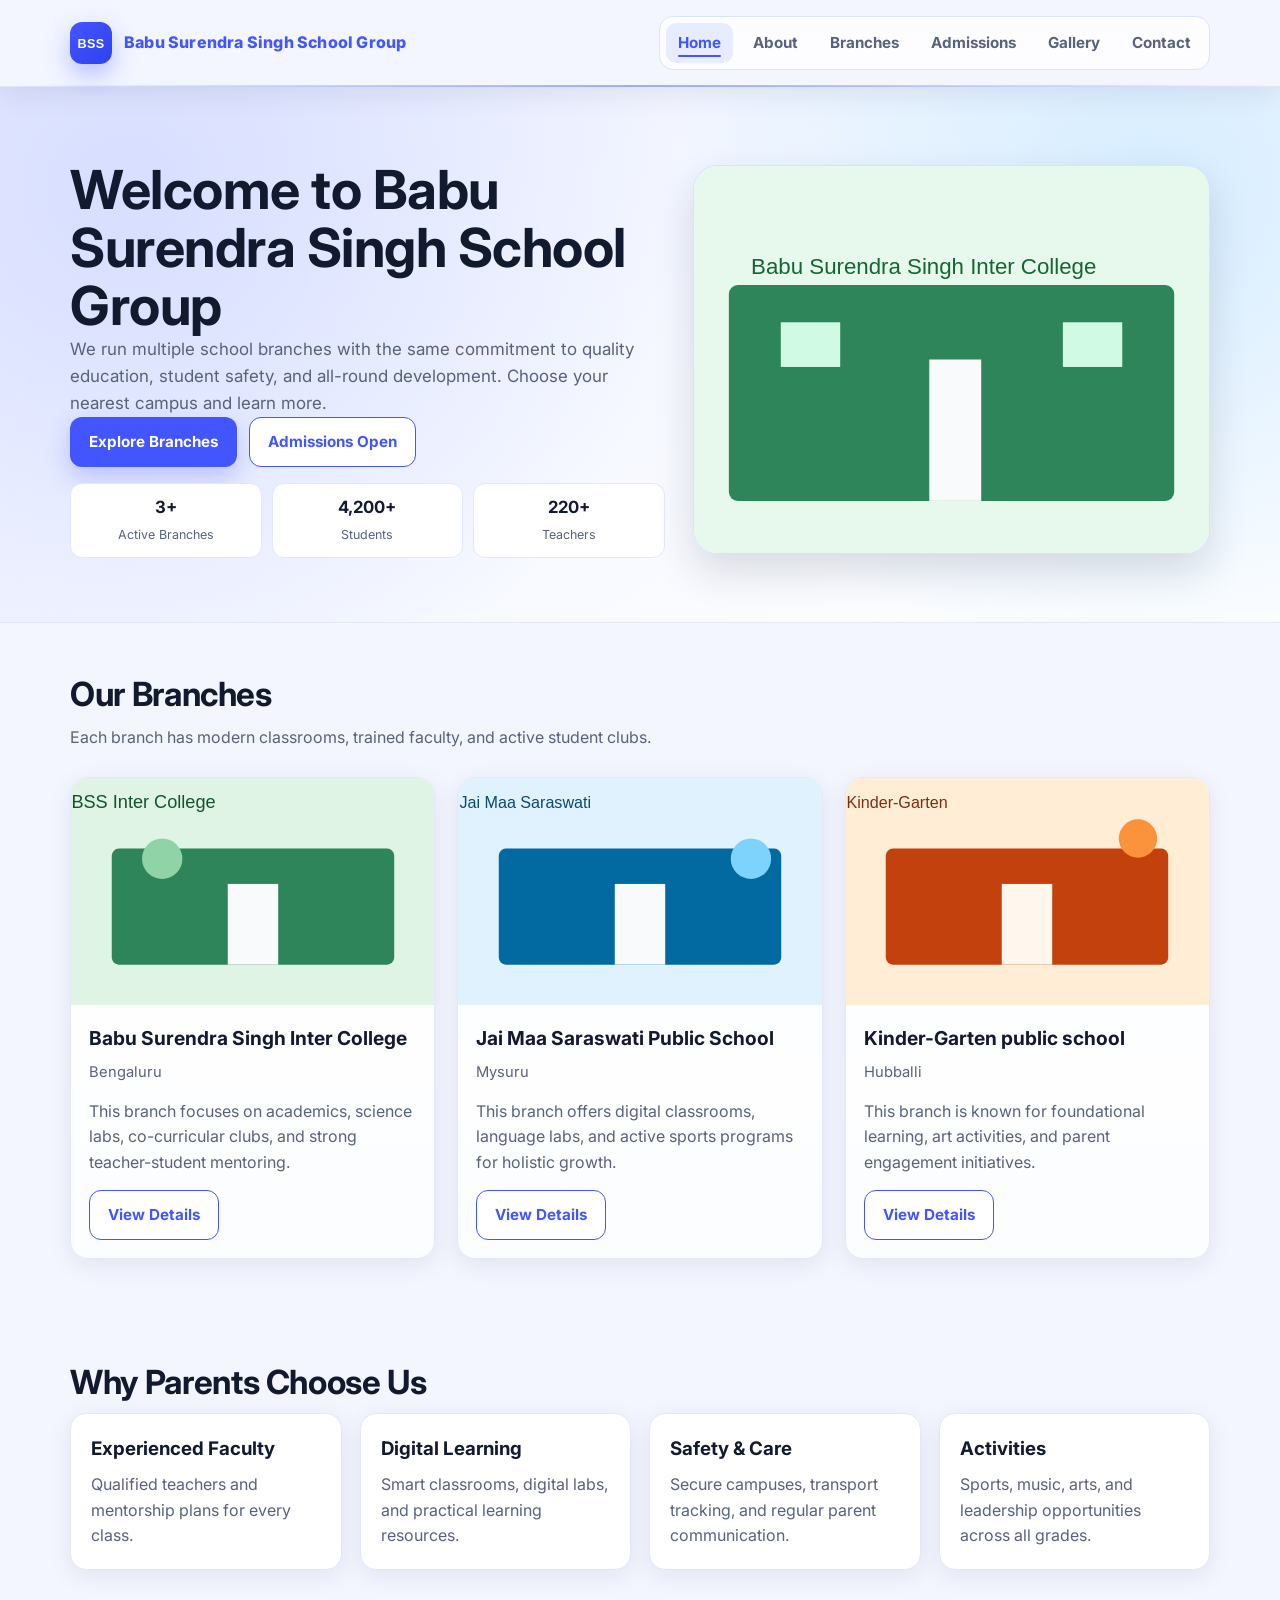
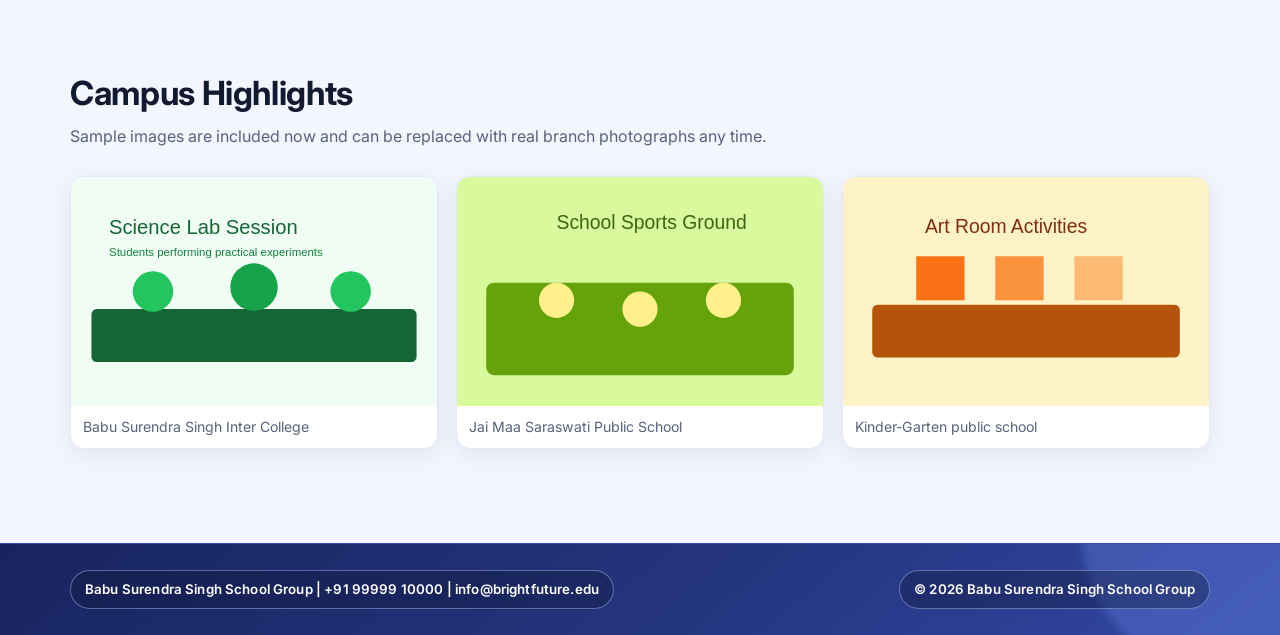
<file: index.html>
<!doctype html>
<html lang="en">
  <head>
    <meta charset="UTF-8">
    <meta name="viewport" content="width=device-width, initial-scale=1.0">
    <title>Babu Surendra Singh School Group</title>
    <meta name="description" content="Babu Surendra Singh School Group with multiple branches across cities. Explore branch details, admissions, and gallery.">
    <meta property="og:title" content="Babu Surendra Singh School Group">
    <meta property="og:description" content="Explore all branches, admissions process, and school facilities.">
    <meta property="og:image" content="assets/images/common/og-cover.svg">
    <link rel="icon" href="assets/images/common/logo.svg" type="image/svg+xml">
    <link rel="preconnect" href="https://fonts.googleapis.com">
    <link rel="preconnect" href="https://fonts.gstatic.com" crossorigin>
    <link href="https://fonts.googleapis.com/css2?family=Inter:wght@400;600;700;800&display=swap" rel="stylesheet">
    <link rel="stylesheet" href="assets/css/style.css">
    <script defer src="assets/js/main.js"></script>
  </head>
  <body>
    <header class="site-header">
      <div class="container header-inner">
        <a class="brand" href="index.html">
          <img src="assets/images/common/logo.svg" alt="Babu Surendra Singh logo">
          <span>Babu Surendra Singh School Group</span>
        </a>
        <nav class="nav-links">
          <a href="index.html">Home</a>
          <a href="about.html">About</a>
          <a href="branches.html">Branches</a>
          <a href="admissions.html">Admissions</a>
          <a href="gallery.html">Gallery</a>
          <a href="contact.html">Contact</a>
        </nav>
      </div>
    </header>

    <section class="hero">
      <div class="container hero-inner">
        <div class="reveal">
          <h1>Welcome to Babu Surendra Singh School Group</h1>
          <p>
            We run multiple school branches with the same commitment to quality education, student safety, and
            all-round development. Choose your nearest campus and learn more.
          </p>
          <div class="hero-actions">
            <a class="btn btn-primary" href="branches.html">Explore Branches</a>
            <a class="btn btn-outline" href="admissions.html">Admissions Open</a>
          </div>
          <div class="hero-stats">
            <div class="hero-stat">
              <strong>3+</strong>
              <span>Active Branches</span>
            </div>
            <div class="hero-stat">
              <strong>4,200+</strong>
              <span>Students</span>
            </div>
            <div class="hero-stat">
              <strong>220+</strong>
              <span>Teachers</span>
            </div>
          </div>
        </div>
        <div class="hero-media reveal">
          <img src="assets/images/branches/green-valley/campus-front.svg" alt="Sample modern school campus" loading="lazy">
        </div>
      </div>
    </section>

    <main>
      <section class="reveal">
        <div class="container">
          <h2 class="section-title">Our Branches</h2>
          <p class="section-subtitle">Each branch has modern classrooms, trained faculty, and active student clubs.</p>
          <p class="hidden" data-error-target></p>
          <div id="homeBranchCards" class="card-grid"></div>
        </div>
      </section>

      <section class="reveal">
        <div class="container">
          <h2 class="section-title">Why Parents Choose Us</h2>
          <div class="feature-grid">
            <article class="feature">
              <h3>Experienced Faculty</h3>
              <p>Qualified teachers and mentorship plans for every class.</p>
            </article>
            <article class="feature">
              <h3>Digital Learning</h3>
              <p>Smart classrooms, digital labs, and practical learning resources.</p>
            </article>
            <article class="feature">
              <h3>Safety & Care</h3>
              <p>Secure campuses, transport tracking, and regular parent communication.</p>
            </article>
            <article class="feature">
              <h3>Activities</h3>
              <p>Sports, music, arts, and leadership opportunities across all grades.</p>
            </article>
          </div>
        </div>
      </section>

      <section class="reveal">
        <div class="container">
          <h2 class="section-title">Campus Highlights</h2>
          <p class="section-subtitle">Sample images are included now and can be replaced with real branch photographs any time.</p>
          <div class="gallery">
            <figure class="reveal">
              <img src="assets/images/branches/green-valley/science-lab.svg" alt="Sample Babu Surendra Singh Inter College science lab" loading="lazy">
              <figcaption>Babu Surendra Singh Inter College</figcaption>
            </figure>
            <figure class="reveal">
              <img src="assets/images/branches/riverdale/playground.svg" alt="Sample Jai Maa Saraswati Public School playground" loading="lazy">
              <figcaption>Jai Maa Saraswati Public School</figcaption>
            </figure>
            <figure class="reveal">
              <img src="assets/images/branches/sunrise/art-room.svg" alt="Sample Kinder-Garten public school art room" loading="lazy">
              <figcaption>Kinder-Garten public school</figcaption>
            </figure>
          </div>
        </div>
      </section>
    </main>

    <footer class="site-footer">
      <div class="container footer-inner">
        <small id="footerSchoolText">Babu Surendra Singh School Group</small>
        <small>&copy; 2026 Babu Surendra Singh School Group</small>
      </div>
    </footer>
  </body>
</html>
</file>
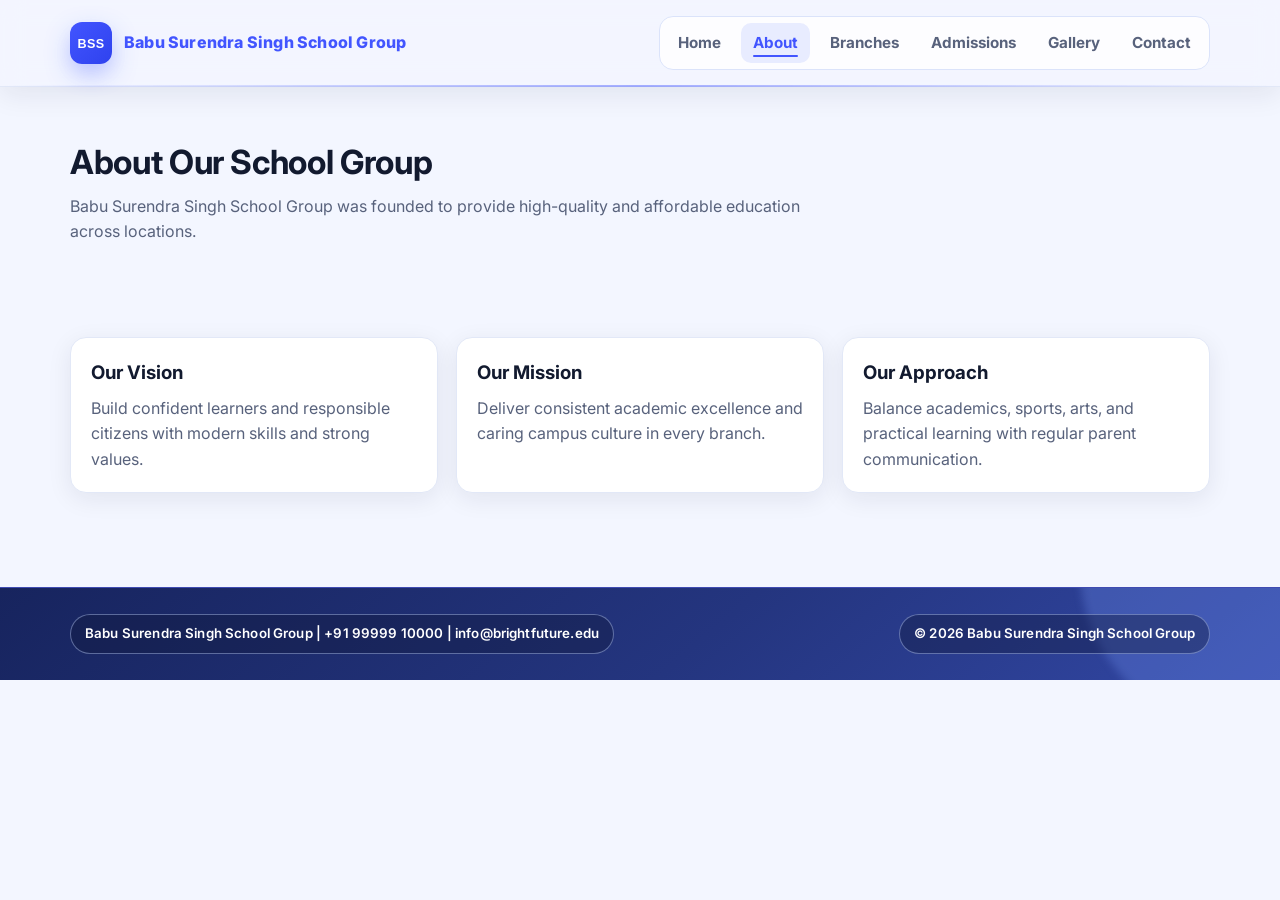
<file: about.html>
<!doctype html>
<html lang="en">
  <head>
    <meta charset="UTF-8">
    <meta name="viewport" content="width=device-width, initial-scale=1.0">
    <title>About | Babu Surendra Singh School Group</title>
    <meta name="description" content="Know the mission and vision of Babu Surendra Singh School Group.">
    <link rel="icon" href="assets/images/common/logo.svg" type="image/svg+xml">
    <link rel="stylesheet" href="assets/css/style.css">
    <script defer src="assets/js/main.js"></script>
  </head>
  <body>
    <header class="site-header">
      <div class="container header-inner">
        <a class="brand" href="index.html">
          <img src="assets/images/common/logo.svg" alt="Babu Surendra Singh logo">
          <span>Babu Surendra Singh School Group</span>
        </a>
        <nav class="nav-links">
          <a href="index.html">Home</a>
          <a href="about.html">About</a>
          <a href="branches.html">Branches</a>
          <a href="admissions.html">Admissions</a>
          <a href="gallery.html">Gallery</a>
          <a href="contact.html">Contact</a>
        </nav>
      </div>
    </header>

    <main>
      <section class="page-banner">
        <div class="container">
          <h1 class="section-title">About Our School Group</h1>
          <p class="section-subtitle">
            Babu Surendra Singh School Group was founded to provide high-quality and affordable education across locations.
          </p>
        </div>
      </section>

      <section>
        <div class="container feature-grid">
          <article class="feature">
            <h3>Our Vision</h3>
            <p>Build confident learners and responsible citizens with modern skills and strong values.</p>
          </article>
          <article class="feature">
            <h3>Our Mission</h3>
            <p>Deliver consistent academic excellence and caring campus culture in every branch.</p>
          </article>
          <article class="feature">
            <h3>Our Approach</h3>
            <p>Balance academics, sports, arts, and practical learning with regular parent communication.</p>
          </article>
        </div>
      </section>
    </main>

    <footer class="site-footer">
      <div class="container footer-inner">
        <small id="footerSchoolText">Babu Surendra Singh School Group</small>
        <small>&copy; 2026 Babu Surendra Singh School Group</small>
      </div>
    </footer>
  </body>
</html>
</file>
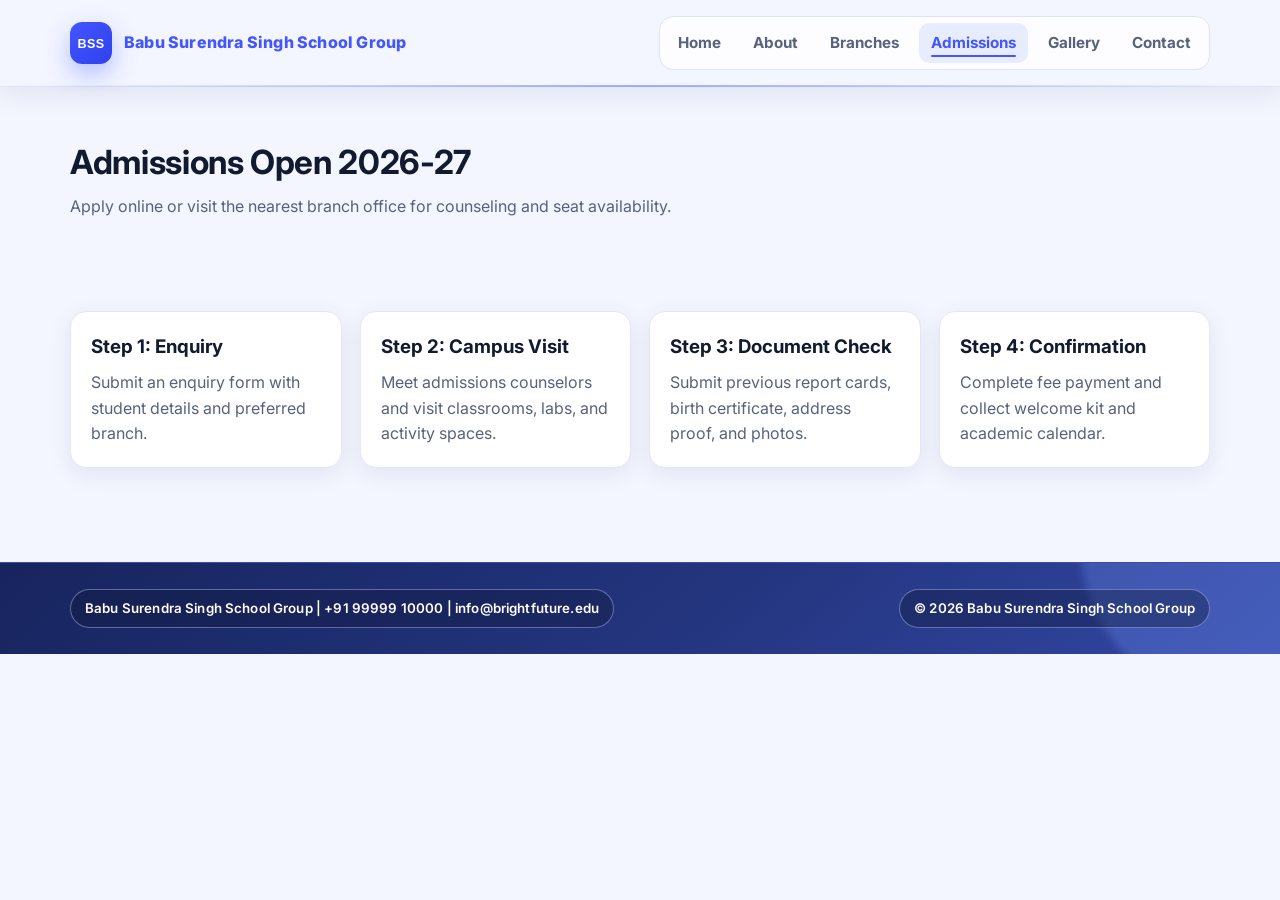
<file: admissions.html>
<!doctype html>
<html lang="en">
  <head>
    <meta charset="UTF-8">
    <meta name="viewport" content="width=device-width, initial-scale=1.0">
    <title>Admissions | Babu Surendra Singh School Group</title>
    <meta name="description" content="Admission process and required documents for Babu Surendra Singh School Group branches.">
    <link rel="icon" href="assets/images/common/logo.svg" type="image/svg+xml">
    <link rel="stylesheet" href="assets/css/style.css">
    <script defer src="assets/js/main.js"></script>
  </head>
  <body>
    <header class="site-header">
      <div class="container header-inner">
        <a class="brand" href="index.html">
          <img src="assets/images/common/logo.svg" alt="Babu Surendra Singh logo">
          <span>Babu Surendra Singh School Group</span>
        </a>
        <nav class="nav-links">
          <a href="index.html">Home</a>
          <a href="about.html">About</a>
          <a href="branches.html">Branches</a>
          <a href="admissions.html">Admissions</a>
          <a href="gallery.html">Gallery</a>
          <a href="contact.html">Contact</a>
        </nav>
      </div>
    </header>

    <main>
      <section class="page-banner">
        <div class="container">
          <h1 class="section-title">Admissions Open 2026-27</h1>
          <p class="section-subtitle">Apply online or visit the nearest branch office for counseling and seat availability.</p>
        </div>
      </section>

      <section>
        <div class="container feature-grid">
          <article class="feature">
            <h3>Step 1: Enquiry</h3>
            <p>Submit an enquiry form with student details and preferred branch.</p>
          </article>
          <article class="feature">
            <h3>Step 2: Campus Visit</h3>
            <p>Meet admissions counselors and visit classrooms, labs, and activity spaces.</p>
          </article>
          <article class="feature">
            <h3>Step 3: Document Check</h3>
            <p>Submit previous report cards, birth certificate, address proof, and photos.</p>
          </article>
          <article class="feature">
            <h3>Step 4: Confirmation</h3>
            <p>Complete fee payment and collect welcome kit and academic calendar.</p>
          </article>
        </div>
      </section>
    </main>

    <footer class="site-footer">
      <div class="container footer-inner">
        <small id="footerSchoolText">Babu Surendra Singh School Group</small>
        <small>&copy; 2026 Babu Surendra Singh School Group</small>
      </div>
    </footer>
  </body>
</html>
</file>
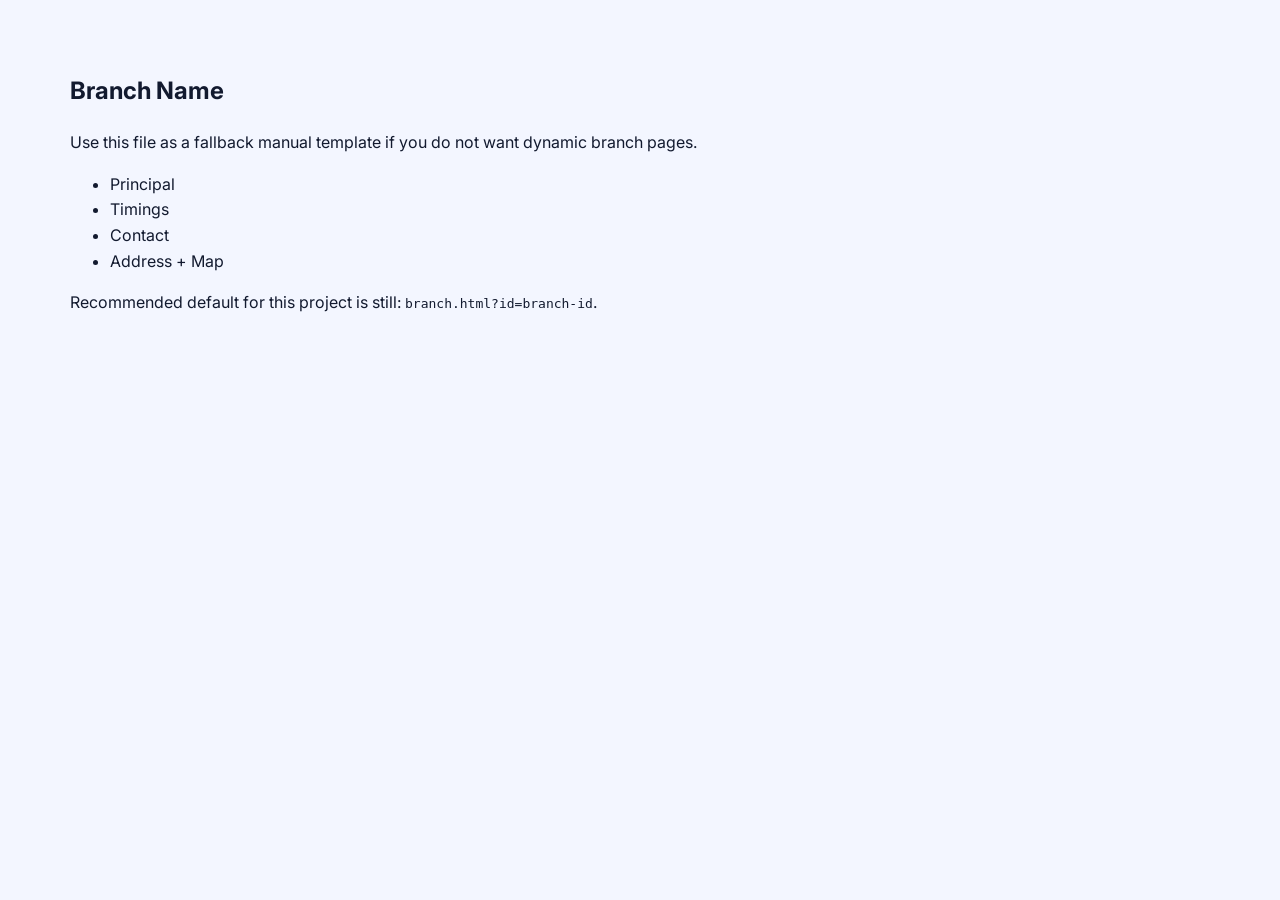
<file: branch-template.html>
<!doctype html>
<html lang="en">
  <head>
    <meta charset="UTF-8">
    <meta name="viewport" content="width=device-width, initial-scale=1.0">
    <title>Branch Template | Babu Surendra Singh School Group</title>
    <link rel="stylesheet" href="assets/css/style.css">
  </head>
  <body>
    <main>
      <section>
        <div class="container">
          <h1>Branch Name</h1>
          <p>Use this file as a fallback manual template if you do not want dynamic branch pages.</p>
          <ul>
            <li>Principal</li>
            <li>Timings</li>
            <li>Contact</li>
            <li>Address + Map</li>
          </ul>
          <p>Recommended default for this project is still: <code>branch.html?id=branch-id</code>.</p>
        </div>
      </section>
    </main>
  </body>
</html>
</file>
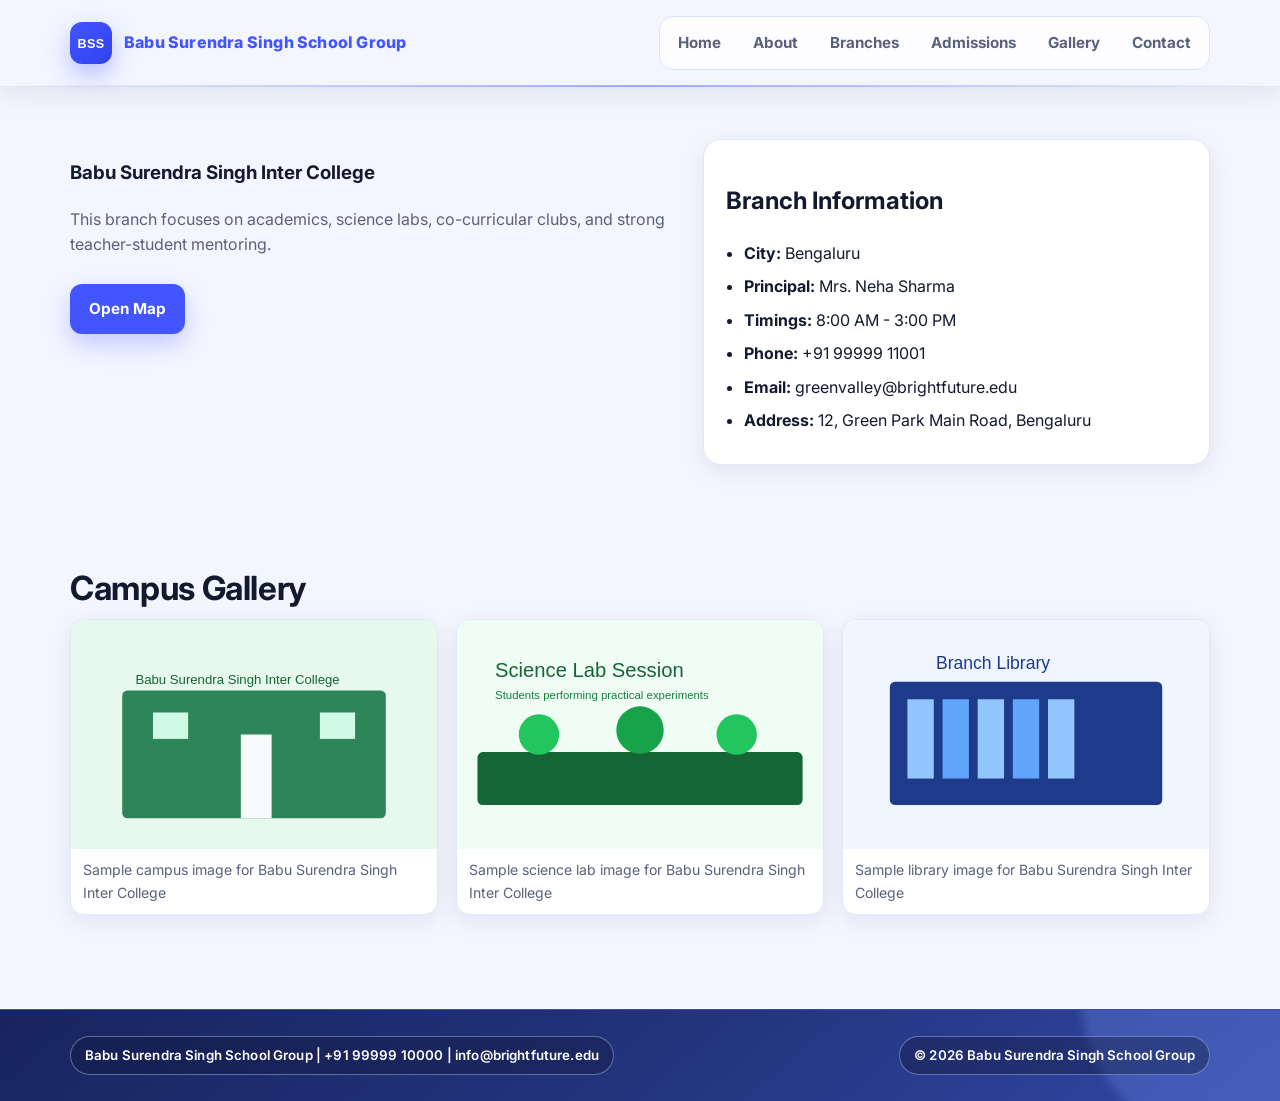
<file: branch.html>
<!doctype html>
<html lang="en">
  <head>
    <meta charset="UTF-8">
    <meta name="viewport" content="width=device-width, initial-scale=1.0">
    <title>Branch | Babu Surendra Singh School Group</title>
    <meta name="description" content="Detailed branch information for Babu Surendra Singh School Group.">
    <link rel="icon" href="assets/images/common/logo.svg" type="image/svg+xml">
    <link rel="stylesheet" href="assets/css/style.css">
    <script defer src="assets/js/main.js"></script>
  </head>
  <body>
    <header class="site-header">
      <div class="container header-inner">
        <a class="brand" href="index.html">
          <img src="assets/images/common/logo.svg" alt="Babu Surendra Singh logo">
          <span>Babu Surendra Singh School Group</span>
        </a>
        <nav class="nav-links">
          <a href="index.html">Home</a>
          <a href="about.html">About</a>
          <a href="branches.html">Branches</a>
          <a href="admissions.html">Admissions</a>
          <a href="gallery.html">Gallery</a>
          <a href="contact.html">Contact</a>
        </nav>
      </div>
    </header>

    <main id="branchPageContent">
      <section>
        <div class="container">
          <h1 class="section-title">Loading branch details...</h1>
          <p class="section-subtitle">Please wait while we fetch information.</p>
          <p class="hidden" data-error-target></p>
        </div>
      </section>
    </main>

    <footer class="site-footer">
      <div class="container footer-inner">
        <small id="footerSchoolText">Babu Surendra Singh School Group</small>
        <small>&copy; 2026 Babu Surendra Singh School Group</small>
      </div>
    </footer>
  </body>
</html>
</file>
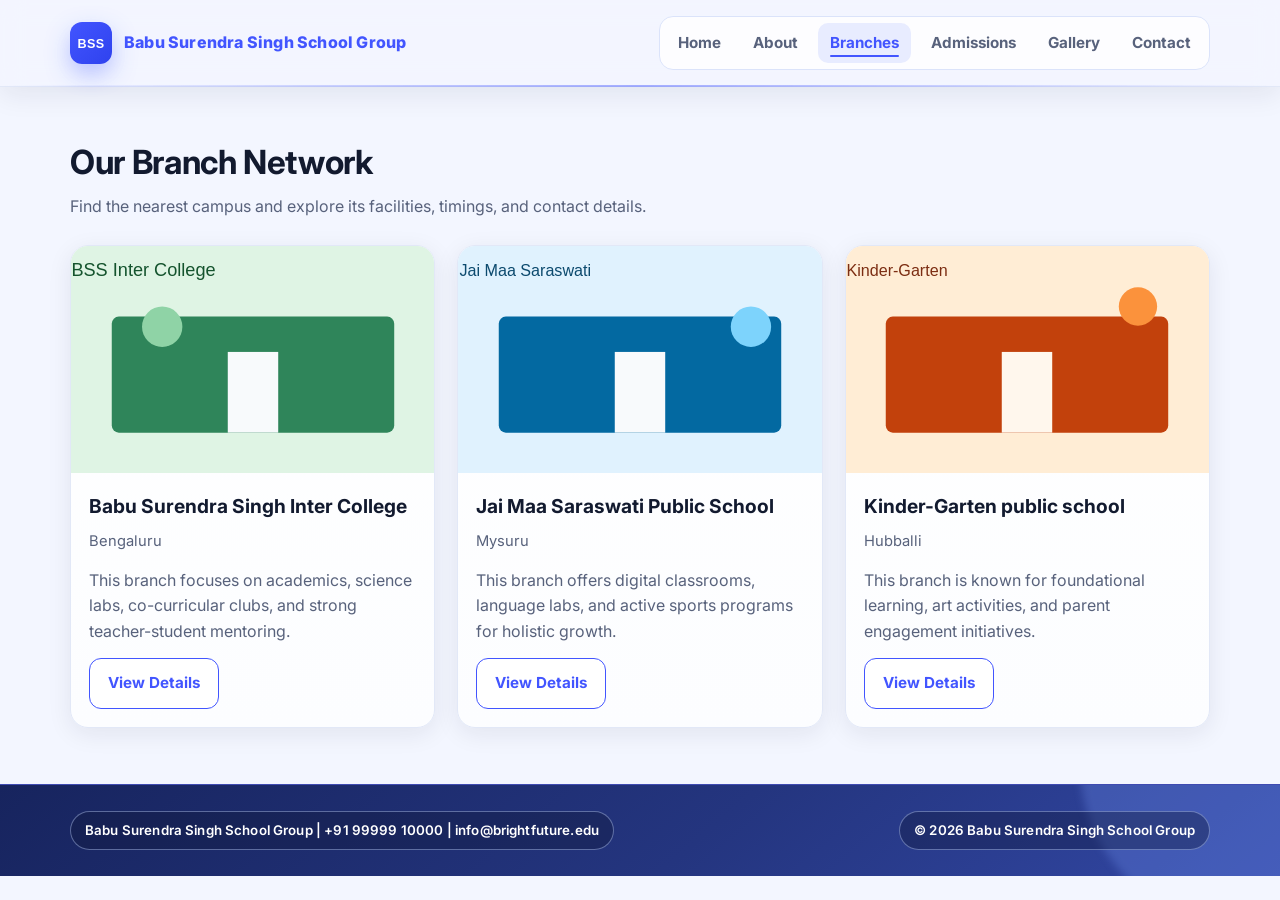
<file: branches.html>
<!doctype html>
<html lang="en">
  <head>
    <meta charset="UTF-8">
    <meta name="viewport" content="width=device-width, initial-scale=1.0">
    <title>Branches | Babu Surendra Singh School Group</title>
    <meta name="description" content="View all Babu Surendra Singh School Group branches with location and campus details.">
    <link rel="icon" href="assets/images/common/logo.svg" type="image/svg+xml">
    <link rel="stylesheet" href="assets/css/style.css">
    <script defer src="assets/js/main.js"></script>
  </head>
  <body>
    <header class="site-header">
      <div class="container header-inner">
        <a class="brand" href="index.html">
          <img src="assets/images/common/logo.svg" alt="Babu Surendra Singh logo">
          <span>Babu Surendra Singh School Group</span>
        </a>
        <nav class="nav-links">
          <a href="index.html">Home</a>
          <a href="about.html">About</a>
          <a href="branches.html">Branches</a>
          <a href="admissions.html">Admissions</a>
          <a href="gallery.html">Gallery</a>
          <a href="contact.html">Contact</a>
        </nav>
      </div>
    </header>

    <main>
      <section class="page-banner">
        <div class="container">
          <h1 class="section-title">Our Branch Network</h1>
          <p class="section-subtitle">Find the nearest campus and explore its facilities, timings, and contact details.</p>
          <p class="hidden" data-error-target></p>
          <div id="branchCards" class="card-grid"></div>
        </div>
      </section>
    </main>

    <footer class="site-footer">
      <div class="container footer-inner">
        <small id="footerSchoolText">Babu Surendra Singh School Group</small>
        <small>&copy; 2026 Babu Surendra Singh School Group</small>
      </div>
    </footer>
  </body>
</html>
</file>
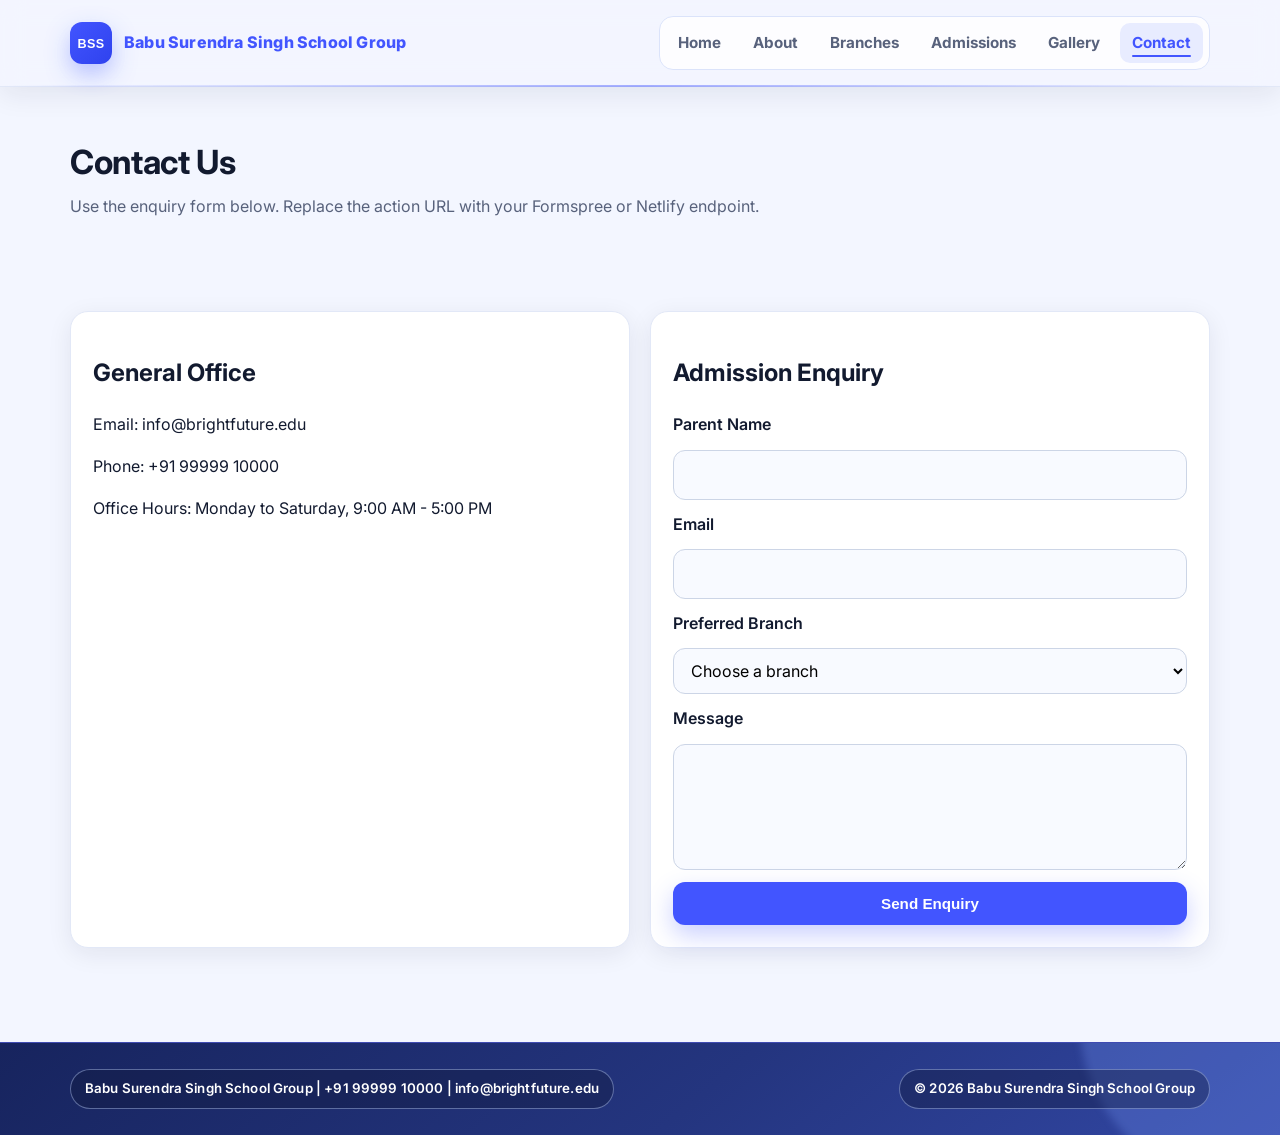
<file: contact.html>
<!doctype html>
<html lang="en">
  <head>
    <meta charset="UTF-8">
    <meta name="viewport" content="width=device-width, initial-scale=1.0">
    <title>Contact | Babu Surendra Singh School Group</title>
    <meta name="description" content="Contact Babu Surendra Singh School Group for admissions and branch information.">
    <link rel="icon" href="assets/images/common/logo.svg" type="image/svg+xml">
    <link rel="stylesheet" href="assets/css/style.css">
    <script defer src="assets/js/main.js"></script>
  </head>
  <body>
    <header class="site-header">
      <div class="container header-inner">
        <a class="brand" href="index.html">
          <img src="assets/images/common/logo.svg" alt="Babu Surendra Singh logo">
          <span>Babu Surendra Singh School Group</span>
        </a>
        <nav class="nav-links">
          <a href="index.html">Home</a>
          <a href="about.html">About</a>
          <a href="branches.html">Branches</a>
          <a href="admissions.html">Admissions</a>
          <a href="gallery.html">Gallery</a>
          <a href="contact.html">Contact</a>
        </nav>
      </div>
    </header>

    <main>
      <section class="page-banner">
        <div class="container">
          <h1 class="section-title">Contact Us</h1>
          <p class="section-subtitle">Use the enquiry form below. Replace the action URL with your Formspree or Netlify endpoint.</p>
        </div>
      </section>

      <section>
        <div class="container contact-grid">
          <article class="panel">
            <h2>General Office</h2>
            <p>Email: info@brightfuture.edu</p>
            <p>Phone: +91 99999 10000</p>
            <p>Office Hours: Monday to Saturday, 9:00 AM - 5:00 PM</p>
          </article>

          <article class="panel">
            <h2>Admission Enquiry</h2>
            <form action="https://formspree.io/f/your-form-id" method="POST">
              <label for="name">Parent Name</label>
              <input id="name" name="name" type="text" required>

              <label for="email">Email</label>
              <input id="email" name="email" type="email" required>

              <label for="branchSelect">Preferred Branch</label>
              <select id="branchSelect" name="branch" required>
                <option value="">Choose a branch</option>
              </select>

              <label for="message">Message</label>
              <textarea id="message" name="message" rows="4" required></textarea>

              <button class="btn btn-primary" type="submit">Send Enquiry</button>
            </form>
          </article>
        </div>
      </section>
    </main>

    <footer class="site-footer">
      <div class="container footer-inner">
        <small id="footerSchoolText">Babu Surendra Singh School Group</small>
        <small>&copy; 2026 Babu Surendra Singh School Group</small>
      </div>
    </footer>
  </body>
</html>
</file>
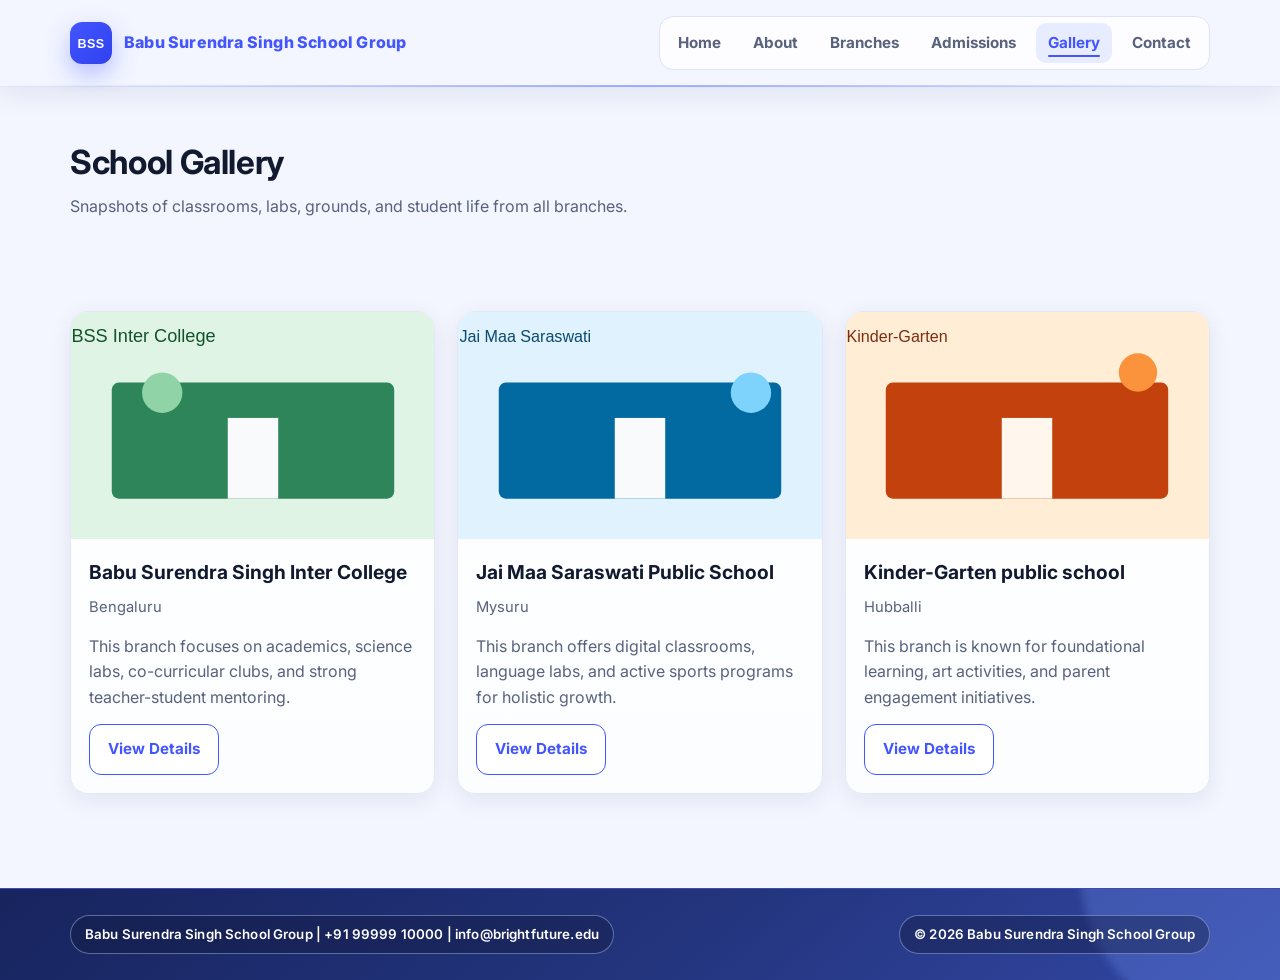
<file: gallery.html>
<!doctype html>
<html lang="en">
  <head>
    <meta charset="UTF-8">
    <meta name="viewport" content="width=device-width, initial-scale=1.0">
    <title>Gallery | Babu Surendra Singh School Group</title>
    <meta name="description" content="Explore campus life and events across Babu Surendra Singh School Group branches.">
    <link rel="icon" href="assets/images/common/logo.svg" type="image/svg+xml">
    <link rel="stylesheet" href="assets/css/style.css">
    <script defer src="assets/js/main.js"></script>
  </head>
  <body>
    <header class="site-header">
      <div class="container header-inner">
        <a class="brand" href="index.html">
          <img src="assets/images/common/logo.svg" alt="Babu Surendra Singh logo">
          <span>Babu Surendra Singh School Group</span>
        </a>
        <nav class="nav-links">
          <a href="index.html">Home</a>
          <a href="about.html">About</a>
          <a href="branches.html">Branches</a>
          <a href="admissions.html">Admissions</a>
          <a href="gallery.html">Gallery</a>
          <a href="contact.html">Contact</a>
        </nav>
      </div>
    </header>

    <main>
      <section class="page-banner">
        <div class="container">
          <h1 class="section-title">School Gallery</h1>
          <p class="section-subtitle">Snapshots of classrooms, labs, grounds, and student life from all branches.</p>
        </div>
      </section>

      <section>
        <div class="container">
          <p class="hidden" data-error-target></p>
          <div id="branchCards" class="card-grid"></div>
        </div>
      </section>
    </main>

    <footer class="site-footer">
      <div class="container footer-inner">
        <small id="footerSchoolText">Babu Surendra Singh School Group</small>
        <small>&copy; 2026 Babu Surendra Singh School Group</small>
      </div>
    </footer>
  </body>
</html>
</file>
<file: assets/css/style.css>
@import url("https://fonts.googleapis.com/css2?family=Inter:wght@400;600;700;800&display=swap");

:root {
  --bg: #f3f6ff;
  --surface: #ffffff;
  --surface-2: #f8faff;
  --text: #121a2f;
  --muted: #58627c;
  --primary: #4255ff;
  --primary-dark: #2f42ee;
  --ring: rgba(66, 85, 255, 0.2);
  --border: #e2e8f7;
  --radius: 18px;
  --radius-lg: 24px;
  --shadow-sm: 0 6px 24px rgba(24, 30, 51, 0.08);
  --shadow-md: 0 18px 40px rgba(24, 30, 51, 0.14);
}

*,
*::before,
*::after {
  box-sizing: border-box;
}

html,
body {
  margin: 0;
  padding: 0;
  font-family: Inter, "Segoe UI", Roboto, Arial, sans-serif;
  color: var(--text);
  background: var(--bg);
  line-height: 1.6;
  scroll-behavior: smooth;
}

a {
  color: inherit;
  text-decoration: none;
}

img {
  max-width: 100%;
  display: block;
}

.container {
  width: min(1140px, 92vw);
  margin: 0 auto;
}

.site-header {
  position: sticky;
  top: 0;
  z-index: 50;
  background: rgba(243, 246, 255, 0.8);
  backdrop-filter: blur(12px);
  border-bottom: 1px solid var(--border);
  box-shadow: 0 8px 26px rgba(21, 29, 52, 0.08);
}

.site-header::after {
  content: "";
  position: absolute;
  left: 0;
  right: 0;
  bottom: -1px;
  height: 2px;
  background: linear-gradient(90deg, rgba(66, 85, 255, 0) 0%, rgba(66, 85, 255, 0.45) 50%, rgba(66, 85, 255, 0) 100%);
  pointer-events: none;
}

.header-inner {
  display: flex;
  align-items: center;
  justify-content: space-between;
  gap: 16px;
  padding: 16px 0;
}

.brand {
  display: flex;
  align-items: center;
  gap: 12px;
  font-weight: 800;
  letter-spacing: 0.2px;
  color: var(--primary);
}

.brand img {
  width: 42px;
  height: 42px;
  border-radius: 12px;
  box-shadow: 0 10px 24px rgba(66, 85, 255, 0.35);
}

.nav-links {
  display: flex;
  gap: 8px;
  flex-wrap: wrap;
  padding: 6px;
  border: 1px solid #dbe3fa;
  border-radius: 14px;
  background: rgba(255, 255, 255, 0.75);
}

.nav-links a {
  font-weight: 700;
  font-size: 0.95rem;
  color: var(--muted);
  padding: 8px 12px;
  border-radius: 10px;
  transition: 0.2s ease;
  position: relative;
}

.nav-links a::after {
  content: "";
  position: absolute;
  left: 12px;
  right: 12px;
  bottom: 6px;
  height: 2px;
  border-radius: 2px;
  background: var(--primary);
  transform: scaleX(0);
  transform-origin: center;
  transition: transform 0.2s ease;
}

.nav-links a:hover,
.nav-links a.active {
  color: var(--primary);
  background: #e8ecff;
}

.nav-links a:hover::after,
.nav-links a.active::after {
  transform: scaleX(1);
}

.hero {
  background:
    radial-gradient(circle at 10% 20%, #d7deff 0%, transparent 45%),
    radial-gradient(circle at 90% 20%, #d6edff 0%, transparent 40%),
    linear-gradient(150deg, #edf1ff 0%, #f8faff 65%, #ffffff 100%);
  border-bottom: 1px solid var(--border);
  overflow: clip;
}

.hero-inner {
  padding: 74px 0 64px;
  display: grid;
  gap: 28px;
  grid-template-columns: 1.15fr 1fr;
  align-items: center;
}

.hero h1 {
  margin: 0;
  font-size: clamp(2rem, 4.2vw, 3.45rem);
  line-height: 1.08;
  letter-spacing: -0.5px;
}

.hero p {
  margin: 0;
  color: var(--muted);
  max-width: 620px;
  font-size: 1.06rem;
}

.hero-actions {
  display: flex;
  flex-wrap: wrap;
  gap: 12px;
}

.btn {
  border: 1px solid transparent;
  border-radius: 12px;
  padding: 12px 18px;
  font-weight: 700;
  font-size: 0.95rem;
  cursor: pointer;
  transition: all 0.2s ease;
  display: inline-flex;
  align-items: center;
  justify-content: center;
}

.btn-primary {
  color: #fff;
  background: var(--primary);
  box-shadow: 0 10px 24px rgba(66, 85, 255, 0.28);
}

.btn-primary:hover {
  background: var(--primary-dark);
  transform: translateY(-1px);
}

.btn-outline {
  color: var(--primary);
  border-color: var(--primary);
  background: #fff;
}

.btn-outline:hover {
  background: #f2f5ff;
}

main section {
  padding: 52px 0;
}

.section-title {
  margin: 0 0 12px;
  font-size: clamp(1.6rem, 2.6vw, 2.2rem);
  line-height: 1.15;
  letter-spacing: -0.35px;
}

.section-subtitle {
  margin: 0 0 26px;
  color: var(--muted);
  max-width: 760px;
}

.card-grid {
  display: grid;
  gap: 22px;
  grid-template-columns: repeat(auto-fit, minmax(280px, 1fr));
}

.card {
  background: linear-gradient(180deg, #ffffff 0%, #fcfdff 100%);
  border: 1px solid var(--border);
  border-radius: var(--radius);
  box-shadow: var(--shadow-sm);
  overflow: hidden;
  transition: transform 0.25s ease, box-shadow 0.25s ease;
}

.card:hover {
  transform: translateY(-6px);
  box-shadow: var(--shadow-md);
}

.card img {
  aspect-ratio: 16 / 10;
  width: 100%;
  object-fit: cover;
}

.card-body {
  padding: 18px;
}

.card h3 {
  margin: 0 0 8px;
  font-size: 1.2rem;
}

.card p {
  margin: 0 0 14px;
  color: var(--muted);
}

.meta {
  color: var(--muted);
  font-size: 0.92rem;
  margin-bottom: 11px;
}

.feature-grid {
  display: grid;
  gap: 18px;
  grid-template-columns: repeat(auto-fit, minmax(200px, 1fr));
}

.feature {
  background: var(--surface);
  border: 1px solid var(--border);
  border-radius: 16px;
  padding: 20px;
  box-shadow: var(--shadow-sm);
  transition: 0.25s ease;
}

.feature:hover {
  transform: translateY(-4px);
  border-color: #d5def7;
}

.feature h3 {
  margin: 0 0 8px;
}

.feature p {
  margin: 0;
  color: var(--muted);
}

.branch-header {
  display: grid;
  gap: 24px;
  grid-template-columns: 1.2fr 1fr;
}

.branch-details {
  background: var(--surface);
  border: 1px solid var(--border);
  border-radius: var(--radius);
  padding: 22px;
  box-shadow: var(--shadow-sm);
}

.branch-details ul {
  margin: 0;
  padding-left: 18px;
}

.branch-details li {
  margin-bottom: 8px;
}

.gallery {
  display: grid;
  gap: 18px;
  grid-template-columns: repeat(auto-fit, minmax(230px, 1fr));
}

.gallery figure {
  margin: 0;
  background: var(--surface);
  border: 1px solid var(--border);
  border-radius: 14px;
  overflow: hidden;
  box-shadow: var(--shadow-sm);
}

.gallery img {
  aspect-ratio: 16 / 10;
  object-fit: cover;
  width: 100%;
}

.gallery figcaption {
  font-size: 0.88rem;
  color: var(--muted);
  padding: 10px 12px;
}

.page-banner {
  padding: 56px 0 14px;
}

.contact-grid {
  display: grid;
  gap: 20px;
  grid-template-columns: 1fr 1fr;
}

.panel {
  background: var(--surface);
  border: 1px solid var(--border);
  border-radius: var(--radius);
  padding: 22px;
  box-shadow: var(--shadow-sm);
}

form {
  display: grid;
  gap: 12px;
}

label {
  font-weight: 600;
}

input,
select,
textarea {
  width: 100%;
  padding: 11px 13px;
  border-radius: 12px;
  border: 1px solid #ccd5e6;
  font: inherit;
  background: var(--surface-2);
}

input:focus,
select:focus,
textarea:focus {
  outline: none;
  border-color: var(--primary);
  box-shadow: 0 0 0 4px var(--ring);
}

.site-footer {
  margin-top: 42px;
  border-top: 1px solid #3f4bb2;
  background: linear-gradient(140deg, #17245e 0%, #24357f 55%, #3247a4 100%);
  color: #dbe6ff;
  position: relative;
  overflow: hidden;
}

.site-footer::before {
  content: "";
  position: absolute;
  width: 320px;
  height: 320px;
  border-radius: 50%;
  right: -120px;
  top: -180px;
  background: rgba(124, 158, 255, 0.26);
  filter: blur(4px);
}

.footer-inner {
  padding: 26px 0;
  color: #dbe6ff;
  display: flex;
  justify-content: space-between;
  flex-wrap: wrap;
  gap: 12px;
  position: relative;
  z-index: 1;
}

.footer-inner small {
  background: rgba(17, 26, 58, 0.38);
  border: 1px solid rgba(190, 210, 255, 0.42);
  border-radius: 999px;
  padding: 8px 14px;
  color: #ffffff;
  font-weight: 600;
  letter-spacing: 0.15px;
}

.hidden {
  display: none;
}

.hero-media {
  border-radius: var(--radius-lg);
  overflow: hidden;
  border: 1px solid #d9e1fb;
  box-shadow: var(--shadow-md);
}

.hero-media img {
  width: 100%;
  aspect-ratio: 4 / 3;
  object-fit: cover;
}

.hero-stats {
  margin-top: 16px;
  display: grid;
  grid-template-columns: repeat(3, minmax(0, 1fr));
  gap: 10px;
}

.hero-stat {
  background: #fff;
  border: 1px solid var(--border);
  border-radius: 12px;
  padding: 10px;
  text-align: center;
}

.hero-stat strong {
  display: block;
  font-size: 1.05rem;
}

.hero-stat span {
  font-size: 0.78rem;
  color: var(--muted);
}

.reveal {
  opacity: 0;
  transform: translateY(16px);
  transition: opacity 0.45s ease, transform 0.45s ease;
}

.reveal.is-visible {
  opacity: 1;
  transform: translateY(0);
}

@media (max-width: 860px) {
  .hero-inner,
  .branch-header,
  .contact-grid {
    grid-template-columns: 1fr;
  }
}

@media (max-width: 620px) {
  .header-inner {
    flex-direction: column;
    align-items: flex-start;
  }

  .hero-inner {
    padding: 56px 0 48px;
  }

  .hero-stats {
    grid-template-columns: 1fr;
  }

  .nav-links {
    width: 100%;
  }

  .footer-inner {
    flex-direction: column;
    align-items: flex-start;
  }
}
</file>
